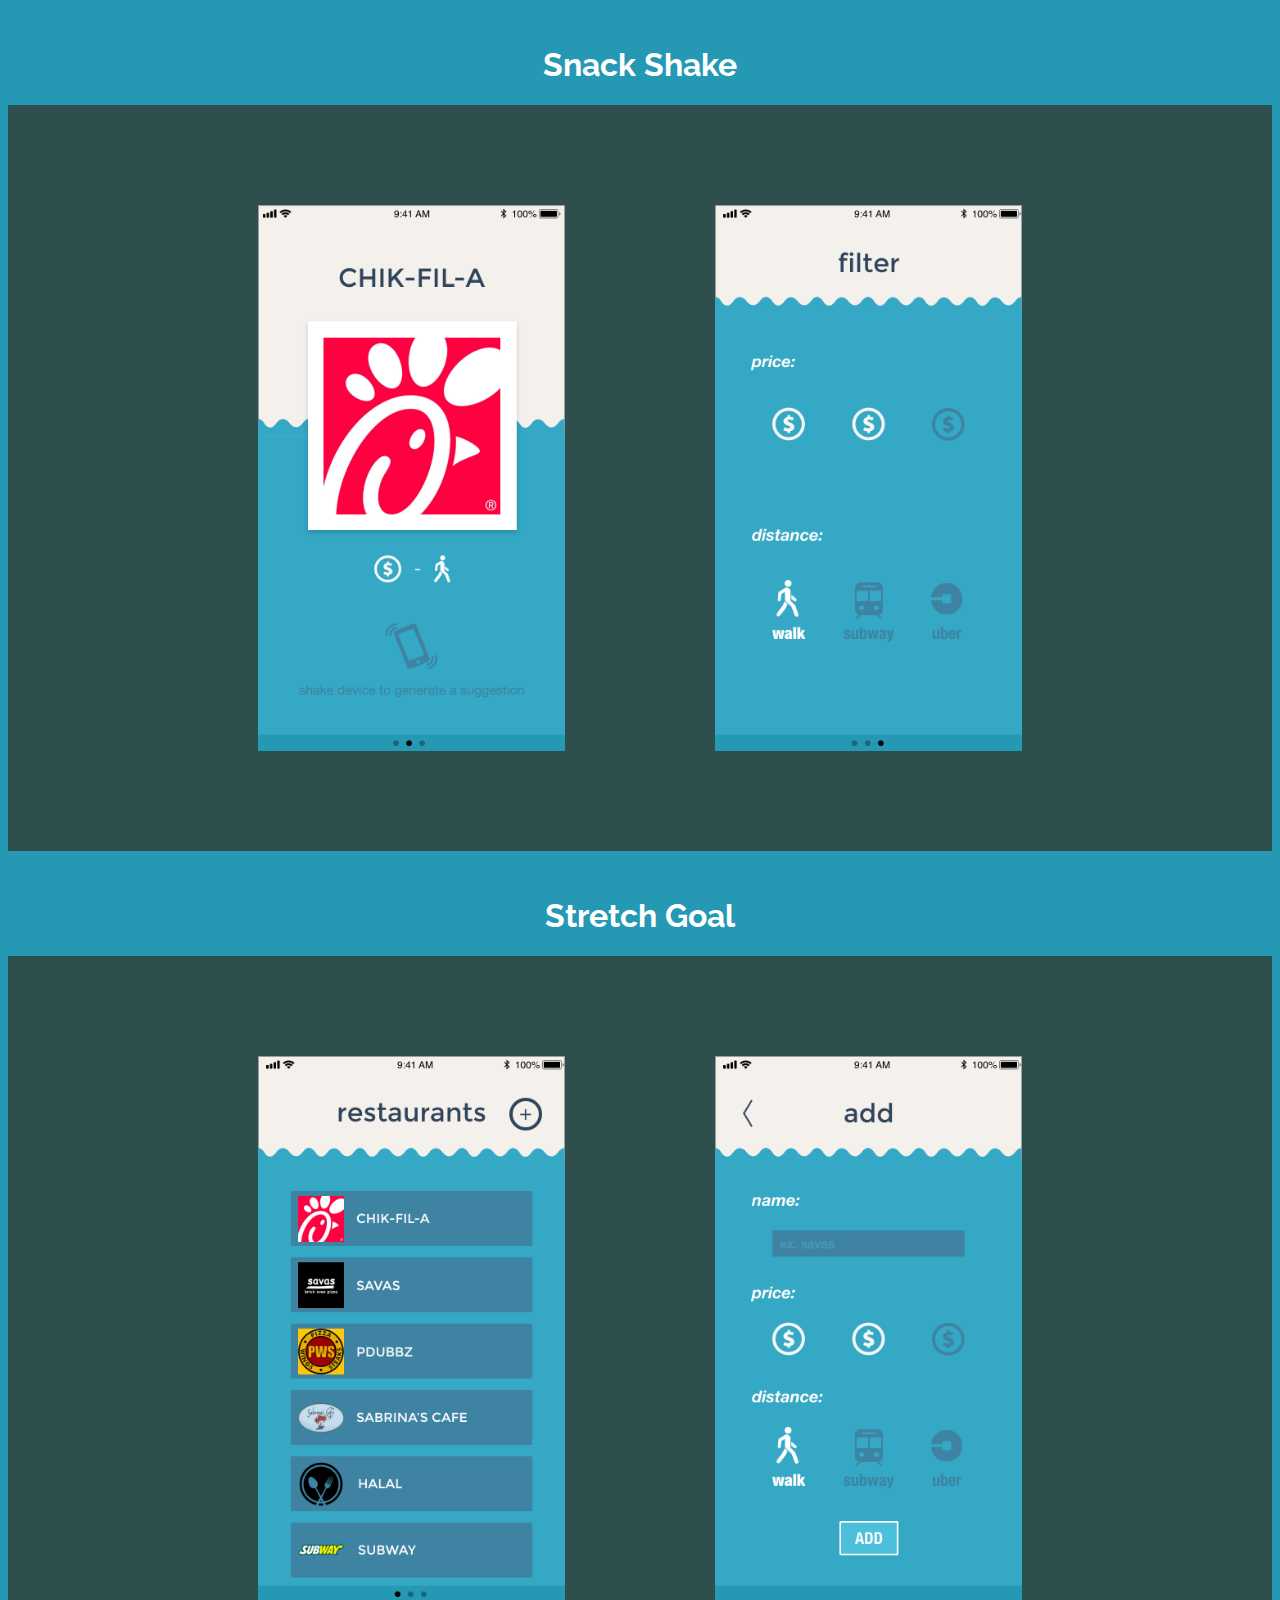
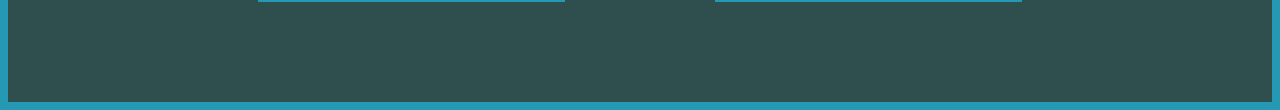
<file: final/index.html>
<!DOCTYPE html>
<html lang="en">
<head>
	<meta charset="UTF-8">
	<title>Snack Shake</title>
	<link rel="stylesheet" href="main.css">
	<link href="https://fonts.googleapis.com/css?family=Raleway" rel="stylesheet">
</head>
<body>
	<div class="content">
		<h1>Snack Shake</h1>
		<div class="imgs">
			<img src="img/shake.png" alt="generator screen">
			<img src="img/filter.png" alt="filter settings">
		</div>

		<h1>Stretch Goal</h1>
		<div class="imgs">
			<img src="img/restaurants.png" alt="list of restaurants">
			<img src="img/add.png" alt="add store screen">
		</div>
	</div>
	
</body>
</html>
</file>
<file: final/main.css>
*{
	box-sizing: border-box;
}
.imgs{
	display: flex;
	background-color: darkslategrey;
	padding: 25px 175px;
}
.imgs img{
	width: 50%;
	height: 50%;
	padding: 75px;

}

h1{
	text-align: center;
	color: white;
	font-family: 'Raleway', sans-serif;
	padding: 25px 15px 0 15px;
}

body{
	background-color: #2598B4;
}
</file>
